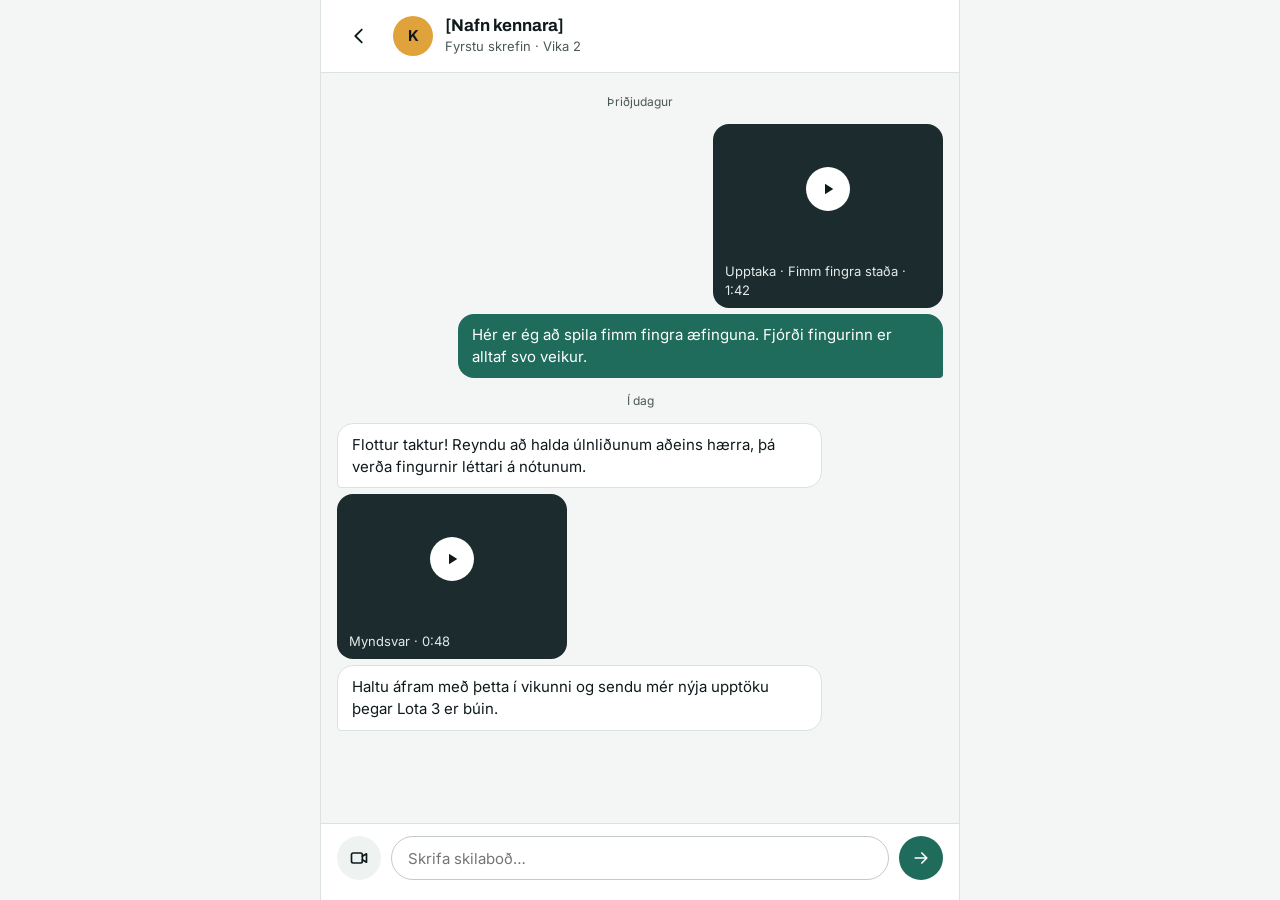
<file: skilabod.html>
<!doctype html>
<html lang="is">
<head>
  <meta charset="utf-8">
  <meta name="viewport" content="width=device-width, initial-scale=1">
  <title>Skilaboð | Netnám Tónsmiðju Suðurlands</title>
  <link rel="preconnect" href="https://fonts.googleapis.com">
  <link rel="preconnect" href="https://fonts.gstatic.com" crossorigin>
  <link rel="stylesheet" href="https://fonts.googleapis.com/css2?family=Archivo:wght@500;700;800&family=Inter:wght@400;500;600&display=swap">
  <link rel="stylesheet" href="style.css">
</head>
<body>
<div class="chat-page">
  <div class="chat">
    <header class="chat-head">
      <a class="back" href="nemandi.html" aria-label="Til baka">
        <svg width="22" height="22" viewBox="0 0 24 24" fill="none" stroke="currentColor" stroke-width="2" stroke-linecap="round" stroke-linejoin="round" aria-hidden="true"><path d="M15 5l-7 7 7 7"/></svg>
      </a>
      <span class="avatar">K</span>
      <div><strong>[Nafn kennara]</strong><small>Fyrstu skrefin · Vika 2</small></div>
    </header>

    <div class="thread" id="thread">
      <div class="date">Þriðjudagur</div>
      <div class="msg me">
        <div class="clip"><div class="frame"><span><svg width="18" height="18" viewBox="0 0 24 24" fill="#0F1A1C" aria-hidden="true"><path d="M8 5v14l11-7z"/></svg></span></div><div class="cap">Upptaka · Fimm fingra staða · 1:42</div></div>
        <div class="bubble">Hér er ég að spila fimm fingra æfinguna. Fjórði fingurinn er alltaf svo veikur.</div>
      </div>
      <div class="date">Í dag</div>
      <div class="msg them">
        <div class="bubble">Flottur taktur! Reyndu að halda úlnliðunum aðeins hærra, þá verða fingurnir léttari á nótunum.</div>
        <div class="clip"><div class="frame"><span><svg width="18" height="18" viewBox="0 0 24 24" fill="#0F1A1C" aria-hidden="true"><path d="M8 5v14l11-7z"/></svg></span></div><div class="cap">Myndsvar · 0:48</div></div>
        <div class="bubble">Haltu áfram með þetta í vikunni og sendu mér nýja upptöku þegar Lota 3 er búin.</div>
      </div>
    </div>

    <form class="composer" id="composer">
      <button type="button" class="round" aria-label="Taka upp myndband" id="rec">
        <svg width="20" height="20" viewBox="0 0 24 24" fill="none" stroke="#0F1A1C" stroke-width="2" stroke-linecap="round" stroke-linejoin="round" aria-hidden="true"><rect x="3" y="6" width="13" height="12" rx="2"/><path d="M16 10l5-3v10l-5-3"/></svg>
      </button>
      <label class="sr-only" for="msg">Skilaboð</label>
      <input type="text" id="msg" placeholder="Skrifa skilaboð…" autocomplete="off">
      <button type="submit" class="round primary" aria-label="Senda">
        <svg width="20" height="20" viewBox="0 0 24 24" fill="none" stroke="#fff" stroke-width="2" stroke-linecap="round" stroke-linejoin="round" aria-hidden="true"><path d="M5 12h14M13 6l6 6-6 6"/></svg>
      </button>
    </form>
  </div>
</div>

<script>
  // ATH: Sýnishorn. Skilaboð birtast bara hér í vafranum, ekkert er sent.
  const thread = document.getElementById('thread');
  const input = document.getElementById('msg');

  function addMsg(html, who) {
    const m = document.createElement('div');
    m.className = 'msg ' + who;
    m.innerHTML = html;
    thread.appendChild(m);
    thread.scrollTop = thread.scrollHeight;
  }
  function esc(s) { const d = document.createElement('div'); d.textContent = s; return d.innerHTML; }

  document.getElementById('composer').addEventListener('submit', e => {
    e.preventDefault();
    const text = input.value.trim();
    if (!text) return;
    addMsg(`<div class="bubble">${esc(text)}</div>`, 'me');
    input.value = '';
    setTimeout(() => addMsg('<div class="bubble">Takk! Ég kíki á þetta og svara þér fljótlega.</div>', 'them'), 1200);
  });

  document.getElementById('rec').addEventListener('click', () => {
    addMsg('<div class="clip"><div class="frame"><span><svg width="18" height="18" viewBox="0 0 24 24" fill="#0F1A1C" aria-hidden="true"><path d="M8 5v14l11-7z"/></svg></span></div><div class="cap">Ný upptaka · 0:00</div></div>', 'me');
  });

  thread.scrollTop = thread.scrollHeight;
</script>
</body>
</html>
</file>
<file: style.css>
/* Netnám Tónsmiðju Suðurlands — sameiginlegt útlit */
:root {
  --ink: #0F1A1C;
  --ink-2: #3A4745;
  --muted: #4A5856;
  --ground: #F4F6F5;
  --card: #FFFFFF;
  --line: #DCE2E0;
  --soft: #EEF2F1;
  --dark-2: #1C2B2E;
  --on-dark: #C9D4D2;
  --accent: #1F6B5C;
  --accent-hover: #134A3F;
  --accent-soft: #DDEDE8;
  --mint: #9FD3C4;
  --amber: #E0A23B;
  --radius: 16px;
  --display: "Archivo", system-ui, sans-serif;
  --body: "Inter", system-ui, sans-serif;
}

* { box-sizing: border-box; }
html { scroll-behavior: smooth; }
body {
  margin: 0;
  background: var(--ground);
  color: var(--ink);
  font-family: var(--body);
  font-size: 17px;
  line-height: 1.6;
}
img, svg { display: block; }
a { color: var(--accent); }
a:hover { color: var(--accent-hover); }
h1, h2, h3 { font-family: var(--display); line-height: 1.1; margin: 0; }
p { margin: 0; }
.container { max-width: 1200px; margin: 0 auto; padding: 0 24px; }
.muted { color: var(--ink-2); }

/* Hnappar */
.btn {
  display: inline-flex; align-items: center; justify-content: center; gap: 8px;
  font: 600 16px/1 var(--body);
  padding: 16px 26px; border-radius: 999px;
  text-decoration: none; cursor: pointer; border: 1.5px solid transparent;
  transition: background .15s, color .15s, transform .15s;
}
.btn:active { transform: translateY(1px); }
.btn-primary { background: var(--accent); color: #fff; }
.btn-primary:hover { background: var(--accent-hover); color: #fff; }
.btn-outline { background: #fff; color: var(--ink); border-color: var(--ink); }
.btn-outline:hover { background: var(--ink); color: #fff; }
.btn-sm { padding: 12px 20px; font-size: 15px; }

/* Haus */
.site-header { background: #fff; border-bottom: 1px solid var(--line); position: sticky; top: 0; z-index: 10; }
.site-header .container { display: flex; align-items: center; justify-content: space-between; gap: 16px; padding-top: 14px; padding-bottom: 14px; flex-wrap: wrap; }
.brand { display: flex; align-items: center; gap: 10px; text-decoration: none; color: var(--ink); }
.brand:hover { color: var(--ink); }
.brand-logo { height: 48px; width: auto; }
.brand-tag { font: 600 12px/1 var(--body); letter-spacing: .08em; color: var(--accent-hover); background: var(--accent-soft); padding: 6px 10px; border-radius: 999px; }
.brand-boxed { background: #fff; border-radius: 12px; padding: 12px 14px; flex-wrap: wrap; }
.brand-boxed .brand-logo { height: 40px; max-width: 100%; }
.brand-name { font: 800 19px/1.1 var(--display); }
.brand-name small { display: block; font-weight: 500; font-size: 12px; color: var(--muted); letter-spacing: .06em; }
.main-nav { display: flex; gap: 24px; font-size: 15px; font-weight: 500; }
.main-nav a { color: var(--ink); text-decoration: none; }
.main-nav a:hover { color: var(--accent); }
.header-actions { display: flex; gap: 8px; align-items: center; }
.link-plain { color: var(--ink); font-weight: 600; font-size: 15px; text-decoration: none; padding: 12px 8px; }
.menu-toggle { display: none; background: none; border: 0; width: 44px; height: 44px; cursor: pointer; color: var(--ink); }

@media (max-width: 860px) {
  .menu-toggle { display: inline-flex; align-items: center; justify-content: center; }
  .main-nav { display: none; order: 3; width: 100%; flex-direction: column; gap: 0; }
  .main-nav.open { display: flex; }
  .main-nav a { padding: 12px 0; border-top: 1px solid var(--line); }
  .header-actions .link-plain { display: none; }
}

/* Hetja */
.hero { display: grid; grid-template-columns: repeat(auto-fit, minmax(320px, 1fr)); gap: 64px; align-items: center; padding-top: 88px; padding-bottom: 96px; }
.hero-text { display: flex; flex-direction: column; gap: 24px; }
.pill { align-self: flex-start; font-size: 14px; font-weight: 600; color: var(--accent-hover); background: var(--accent-soft); padding: 6px 14px; border-radius: 999px; }
.hero h1 { font-size: clamp(40px, 6vw, 62px); font-weight: 800; letter-spacing: -0.02em; }
.hero-lead { font-size: 20px; color: var(--ink-2); max-width: 520px; }
.actions { display: flex; flex-wrap: wrap; gap: 12px; margin-top: 8px; }

.hero-visual { display: flex; flex-direction: column; gap: 16px; }
.video-card { background: var(--ink); border-radius: 20px; overflow: hidden; box-shadow: 0 24px 48px rgba(15,26,28,.18); color: #fff; }
.video-frame { aspect-ratio: 16 / 10; background: var(--dark-2); display: flex; align-items: center; justify-content: center; position: relative; }
.video-frame .label { position: absolute; top: 14px; left: 16px; font-size: 13px; color: var(--on-dark); }
.play { width: 72px; height: 72px; border-radius: 50%; background: #fff; border: 0; display: flex; align-items: center; justify-content: center; cursor: pointer; }
.video-meta { padding: 18px 20px; display: flex; justify-content: space-between; align-items: center; gap: 12px; }
.video-meta small { display: block; font-size: 13px; color: #B7C4C1; }
.video-meta strong { font: 700 18px/1.3 var(--display); }

.feedback-bubble { align-self: flex-end; max-width: 380px; background: #fff; border: 1px solid var(--line); border-radius: var(--radius); padding: 16px 18px; display: flex; gap: 12px; box-shadow: 0 12px 24px rgba(15,26,28,.08); font-size: 15px; }
.avatar { flex: none; width: 40px; height: 40px; border-radius: 50%; background: var(--amber); color: var(--ink); display: flex; align-items: center; justify-content: center; font-weight: 700; }
.feedback-bubble .who { font-size: 13px; font-weight: 600; color: var(--muted); }

/* Hlutar */
.section { padding: 96px 0; }
.section-white { background: #fff; border-top: 1px solid var(--line); border-bottom: 1px solid var(--line); }
.section-dark { background: var(--ink); color: #fff; }
.section-dark .muted { color: var(--on-dark); }
.section-head { max-width: 640px; margin-bottom: 48px; }
.section-head h2 { font-size: clamp(32px, 4vw, 42px); font-weight: 800; margin-bottom: 12px; }

.steps { display: grid; grid-template-columns: repeat(auto-fit, minmax(230px, 1fr)); gap: 32px; }
.step { display: flex; flex-direction: column; gap: 12px; }
.step-num { font: 800 46px/1 var(--display); color: var(--accent); }
.step h3 { font-size: 20px; }
.step p { color: var(--ink-2); font-size: 16px; }

.features { display: grid; grid-template-columns: repeat(auto-fit, minmax(300px, 1fr)); gap: 20px; }
.feature { background: #fff; border: 1px solid var(--line); border-radius: var(--radius); padding: 28px; display: flex; flex-direction: column; gap: 10px; }
.feature h3 { font-size: 20px; }
.feature p { color: var(--ink-2); font-size: 16px; }
.icon { width: 28px; height: 28px; stroke: var(--accent); }

.courses { display: grid; grid-template-columns: repeat(auto-fit, minmax(250px, 1fr)); gap: 20px; }
.course { text-decoration: none; color: #fff; background: var(--dark-2); border-radius: var(--radius); padding: 28px; display: flex; flex-direction: column; gap: 12px; min-height: 230px; border: 1.5px solid transparent; transition: border-color .15s; }
.course:hover { color: #fff; border-color: var(--mint); }
.course h3 { font-size: 26px; }
.course p { color: var(--on-dark); font-size: 16px; flex-grow: 1; }
.tag { align-self: flex-start; font-size: 13px; font-weight: 600; color: var(--ink); background: var(--amber); padding: 4px 10px; border-radius: 999px; }
.tag.alt { background: var(--mint); }

.plans { display: grid; grid-template-columns: repeat(auto-fit, minmax(320px, 1fr)); gap: 20px; }
.plan { background: #fff; border: 1px solid var(--line); border-radius: 20px; padding: 36px; display: flex; flex-direction: column; gap: 20px; }
.plan.soft { background: var(--accent-soft); border-color: transparent; }
.plan h3 { font-size: 22px; }
.price { font: 800 44px/1.1 var(--display); }
.price span { font: 400 17px var(--body); color: var(--muted); }
.plan ul { margin: 0; padding-left: 20px; display: flex; flex-direction: column; gap: 8px; color: var(--ink-2); font-size: 16px; }
.plan .btn { margin-top: auto; }

.faq { max-width: 820px; margin: 0 auto; }
.faq details { border-bottom: 1px solid var(--line); padding: 8px 0 16px; }
.faq summary { font-weight: 600; font-size: 18px; cursor: pointer; padding: 10px 0; list-style: none; display: flex; justify-content: space-between; gap: 16px; }
.faq summary::-webkit-details-marker { display: none; }
.faq summary::after { content: "+"; font-size: 24px; line-height: 1; color: var(--accent); }
.faq details[open] summary::after { content: "–"; }
.faq p { color: var(--ink-2); }

.cta { text-align: center; display: flex; flex-direction: column; align-items: center; gap: 20px; }
.cta h2 { font-size: clamp(30px, 4vw, 40px); }

.site-footer { background: var(--ink); color: var(--on-dark); font-size: 15px; }
.site-footer .container { display: flex; flex-wrap: wrap; justify-content: space-between; gap: 24px; padding-top: 48px; padding-bottom: 48px; }
.site-footer a { color: var(--on-dark); }
.site-footer strong { font: 800 18px var(--display); color: #fff; display: block; }

/* ---------- Svæði nemanda ---------- */
.app { display: flex; flex-wrap: wrap; min-height: 100vh; font-size: 16px; line-height: 1.5; }
.sidebar { flex: 1 1 240px; background: var(--ink); color: #fff; padding: 28px 20px; display: flex; flex-direction: column; gap: 32px; }
.sidebar .brand, .sidebar .brand:hover { color: #fff; }
.sidebar .brand-name small { color: #B7C4C1; }
.side-nav { display: flex; flex-direction: column; gap: 4px; font-size: 15px; font-weight: 500; }
.side-nav a { color: #E3EAE8; text-decoration: none; padding: 12px 14px; border-radius: 10px; display: flex; justify-content: space-between; align-items: center; }
.side-nav a:hover { background: var(--dark-2); color: #fff; }
.side-nav a.active { background: var(--mint); color: var(--ink); }
.badge { background: var(--amber); color: var(--ink); font-size: 12px; font-weight: 700; padding: 1px 8px; border-radius: 999px; }
.sidebar-foot { margin-top: auto; font-size: 14px; color: #B7C4C1; }

.app-main { flex: 999 1 560px; min-width: 0; padding: 40px; display: flex; flex-direction: column; gap: 28px; }
@media (max-width: 600px) { .app-main { padding: 24px 16px; } }
.app-top { display: flex; flex-wrap: wrap; justify-content: space-between; align-items: flex-end; gap: 16px; }
.app-top h1 { font-size: 34px; font-weight: 800; }
.grid-2 { display: grid; grid-template-columns: repeat(auto-fit, minmax(320px, 1fr)); gap: 24px; align-items: start; }
.stack { display: flex; flex-direction: column; gap: 24px; }
.panel { background: #fff; border: 1px solid var(--line); border-radius: 18px; padding: 24px; display: flex; flex-direction: column; gap: 14px; }
.panel.flush { padding: 0; overflow: hidden; gap: 0; }
.panel-body { padding: 24px; display: flex; flex-direction: column; gap: 14px; }
.panel-head { display: flex; justify-content: space-between; align-items: baseline; gap: 12px; }
.panel h2 { font-size: 20px; }
.eyebrow { font-size: 13px; font-weight: 700; letter-spacing: .06em; color: var(--accent); }
.chips { display: flex; flex-wrap: wrap; gap: 10px; }
.chip { font-size: 14px; font-weight: 600; color: var(--ink); background: var(--soft); text-decoration: none; padding: 10px 14px; border-radius: 10px; border: 0; cursor: pointer; font-family: inherit; }
.chip:hover { background: var(--line); color: var(--ink); }

.check { display: flex; gap: 12px; align-items: flex-start; font-size: 15px; cursor: pointer; }
.check input { width: 20px; height: 20px; margin: 2px 0 0; accent-color: var(--accent); flex: none; }
.check input:checked + span { color: var(--muted); text-decoration: line-through; }
.progress { height: 8px; background: var(--soft); border-radius: 999px; overflow: hidden; }
.progress span { display: block; height: 100%; background: var(--accent); width: 0; transition: width .25s; }

.week { display: grid; grid-template-columns: repeat(7, minmax(0, 1fr)); gap: 8px; text-align: center; font-size: 13px; color: var(--muted); }
.day { display: flex; flex-direction: column; gap: 6px; }
.day span { height: 40px; border-radius: 8px; background: var(--line); }
.day.done span { background: var(--accent); }
.day.today { font-weight: 700; color: var(--ink); }
.link-btn { background: none; border: 0; padding: 0; font: 600 15px var(--body); color: var(--accent); cursor: pointer; text-align: left; }
.link-btn:hover { color: var(--accent-hover); }

.feedback { display: flex; gap: 14px; align-items: flex-start; }
.feedback .meta { font-size: 14px; color: var(--muted); }
.feedback .meta strong { color: var(--ink); }

/* Gluggi fyrir upptöku */
dialog { border: 0; border-radius: 20px; padding: 0; width: min(480px, calc(100% - 32px)); box-shadow: 0 24px 64px rgba(15,26,28,.3); color: var(--ink); }
dialog::backdrop { background: rgba(15,26,28,.5); }
.dialog-inner { padding: 28px; display: flex; flex-direction: column; gap: 16px; }
.dialog-inner label { font-weight: 600; font-size: 15px; display: flex; flex-direction: column; gap: 6px; }
.dialog-inner select, .dialog-inner textarea, .dialog-inner input[type=file] { font: inherit; font-weight: 400; padding: 10px 12px; border: 1px solid #C3CCCA; border-radius: 10px; }
.dialog-actions { display: flex; justify-content: flex-end; gap: 10px; }

.toast { position: fixed; left: 50%; bottom: 24px; transform: translateX(-50%) translateY(120px); background: var(--ink); color: #fff; padding: 14px 20px; border-radius: 12px; font-size: 15px; transition: transform .3s; z-index: 50; }
.toast.show { transform: translateX(-50%) translateY(0); }

/* ---------- Skilaboð ---------- */
.chat-page { display: flex; justify-content: center; min-height: 100vh; background: var(--ground); }
.chat { width: 100%; max-width: 640px; display: flex; flex-direction: column; height: 100vh; background: var(--ground); font-size: 15px; line-height: 1.45; }
@media (min-width: 700px) { .chat { border-left: 1px solid var(--line); border-right: 1px solid var(--line); } }
.chat-head { background: #fff; border-bottom: 1px solid var(--line); padding: 14px 16px; display: flex; align-items: center; gap: 12px; }
.chat-head .back { width: 44px; height: 44px; display: flex; align-items: center; justify-content: center; color: var(--ink); }
.chat-head strong { font: 700 17px var(--display); display: block; }
.chat-head small { font-size: 13px; color: var(--muted); }
.thread { flex: 1; overflow-y: auto; padding: 20px 16px; display: flex; flex-direction: column; gap: 14px; }
.date { align-self: center; font-size: 12px; color: var(--muted); }
.msg { max-width: 80%; display: flex; flex-direction: column; gap: 6px; }
.msg.me { align-self: flex-end; align-items: flex-end; }
.msg.them { align-self: flex-start; }
.bubble { padding: 10px 14px; border-radius: 16px; }
.me .bubble { background: var(--accent); color: #fff; border-bottom-right-radius: 4px; }
.them .bubble { background: #fff; border: 1px solid var(--line); border-bottom-left-radius: 4px; }
.clip { width: 230px; background: var(--dark-2); border-radius: 16px; overflow: hidden; color: #E3EAE8; }
.clip .frame { height: 130px; display: flex; align-items: center; justify-content: center; }
.clip .frame span { width: 44px; height: 44px; border-radius: 50%; background: #fff; display: flex; align-items: center; justify-content: center; }
.clip .cap { padding: 8px 12px; font-size: 13px; }
.composer { background: #fff; border-top: 1px solid var(--line); padding: 12px 16px 20px; display: flex; gap: 10px; align-items: center; }
.composer input[type=text] { flex: 1; min-width: 0; height: 44px; border: 1px solid #C3CCCA; border-radius: 999px; padding: 0 16px; font: inherit; color: var(--ink); }
.round { flex: none; width: 44px; height: 44px; border-radius: 50%; border: 0; display: flex; align-items: center; justify-content: center; cursor: pointer; background: var(--soft); }
.round.primary { background: var(--accent); }
.round.primary:hover { background: var(--accent-hover); }

.sr-only { position: absolute; width: 1px; height: 1px; overflow: hidden; clip: rect(0 0 0 0); white-space: nowrap; }
:focus-visible { outline: 3px solid var(--amber); outline-offset: 2px; }

/* Námskeið: væntanlegt og valið */
.course.soon { opacity: .75; }
.course.soon .tag { background: #3A4A4D; color: #E3EAE8; }
.course.featured { border-color: var(--mint); }

/* ---------- Námskeiðssíða ---------- */
.course-hero { padding-top: 72px; padding-bottom: 72px; display: grid; grid-template-columns: repeat(auto-fit, minmax(320px, 1fr)); gap: 48px; align-items: center; }
.course-hero h1 { font-size: clamp(38px, 5vw, 56px); font-weight: 800; letter-spacing: -0.02em; }
.crumbs { font-size: 14px; color: var(--muted); }
.crumbs a { color: var(--muted); }
.facts { display: grid; grid-template-columns: repeat(2, minmax(0, 1fr)); gap: 12px; }
.fact { background: #fff; border: 1px solid var(--line); border-radius: 14px; padding: 16px; }
.fact small { display: block; font-size: 13px; color: var(--muted); }
.fact strong { font: 700 18px var(--display); }
.learn { display: grid; grid-template-columns: repeat(auto-fit, minmax(260px, 1fr)); gap: 16px; padding: 0; margin: 0; list-style: none; }
.learn li { display: flex; gap: 12px; align-items: flex-start; }
.learn svg { flex: none; margin-top: 3px; }
.lessons { display: flex; flex-direction: column; gap: 12px; counter-reset: lota; }
.lesson { background: #fff; border: 1px solid var(--line); border-radius: var(--radius); padding: 20px 24px; display: grid; grid-template-columns: 56px 1fr auto; gap: 16px; align-items: center; }
.lesson .n { font: 800 32px/1 var(--display); color: var(--accent); }
.lesson h3 { font-size: 19px; margin-bottom: 4px; }
.lesson p { color: var(--ink-2); font-size: 15px; }
.lesson .len { font-size: 14px; color: var(--muted); white-space: nowrap; }
.lesson.free { border-color: var(--accent); }
.free-tag { display: inline-block; font-size: 12px; font-weight: 700; color: var(--accent-hover); background: var(--accent-soft); padding: 2px 8px; border-radius: 999px; margin-left: 8px; vertical-align: middle; }
@media (max-width: 560px) { .lesson { grid-template-columns: 40px 1fr; } .lesson .len { grid-column: 2; } }

/* Styttri forsíða og undirsíður */
.section.compact { padding: 56px 0; }
.row-head { display: flex; flex-wrap: wrap; justify-content: space-between; align-items: baseline; gap: 12px; margin-bottom: 28px; }
.row-head h2 { font-size: clamp(26px, 3vw, 32px); font-weight: 800; }
.more { font-weight: 600; font-size: 16px; }
.steps-compact { list-style: none; margin: 0; padding: 0; display: grid; grid-template-columns: repeat(auto-fit, minmax(220px, 1fr)); gap: 20px; }
.steps-compact li { display: flex; gap: 14px; align-items: flex-start; }
.steps-compact span { flex: none; width: 40px; height: 40px; border-radius: 50%; background: var(--accent); color: #fff; font: 800 18px/40px var(--display); text-align: center; }
.steps-compact strong { font-family: var(--display); font-size: 17px; }
.steps-compact p { color: var(--ink-2); font-size: 15px; }
.section-dark.compact .section-head { margin-bottom: 28px; }
.section-dark.compact .section-head h2 { font-size: clamp(26px, 3vw, 32px); }
.section-dark.compact .course { min-height: 0; }
.hero { padding-top: 64px; padding-bottom: 64px; }
.page-intro { padding-top: 64px; padding-bottom: 48px; display: flex; flex-direction: column; gap: 16px; }
.page-intro h1 { font-size: clamp(36px, 5vw, 52px); font-weight: 800; letter-spacing: -0.02em; }
.main-nav a[aria-current="page"] { color: var(--accent); }
.site-footer { border-top: 1px solid #22353A; }

/* ---------- Innskráning ---------- */
.login-page { min-height: 100vh; display: flex; align-items: center; justify-content: center; padding: 32px 16px; }
.login-wrap { width: 100%; max-width: 420px; display: flex; flex-direction: column; gap: 24px; }
.login-card { background: #fff; border: 1px solid var(--line); border-radius: 20px; padding: 32px; display: flex; flex-direction: column; gap: 16px; box-shadow: 0 12px 32px rgba(15,26,28,.06); }
.login-card h1 { font-size: 30px; font-weight: 800; }
.login-card label { display: flex; flex-direction: column; gap: 6px; font-weight: 600; font-size: 15px; }
.login-card input { font: inherit; font-weight: 400; height: 48px; padding: 0 14px; border: 1px solid #C3CCCA; border-radius: 10px; color: var(--ink); }
.login-card input:focus { border-color: var(--accent); }
.login-error { margin: 0; color: #9B2C1F; background: #FBEAE7; padding: 10px 14px; border-radius: 10px; font-size: 15px; }
.login-small { font-size: 14px; color: var(--muted); text-align: center; }

/* ---------- Kennarasvæði ---------- */
.demo-note { font-size: 13px; font-weight: 600; color: var(--muted); background: var(--soft); padding: 6px 12px; border-radius: 999px; }
.stats { display: grid; grid-template-columns: repeat(auto-fit, minmax(170px, 1fr)); gap: 16px; }
.stat { background: #fff; border: 1px solid var(--line); border-radius: 16px; padding: 18px 20px; }
.stat small { display: block; font-size: 14px; color: var(--muted); }
.stat strong { font: 800 34px/1.2 var(--display); }
.queue { display: flex; flex-direction: column; }
.queue-row { display: flex; align-items: center; gap: 14px; padding: 16px 0; border-top: 1px solid var(--line); flex-wrap: wrap; }
.queue-row:first-child { border-top: 0; padding-top: 4px; }
.queue-main { flex: 1 1 260px; min-width: 0; display: flex; flex-direction: column; gap: 2px; }
.queue-main .muted { font-size: 14px; }
.queue-note { font-size: 15px; color: var(--ink-2); font-style: italic; }
.avatar.initials { background: var(--accent-soft); color: var(--accent-hover); font-size: 14px; width: 44px; height: 44px; }
.avatar.initials.sm { width: 32px; height: 32px; font-size: 12px; }
.empty { text-align: center; padding: 24px 0; }
.table-wrap { overflow-x: auto; margin: 0 -24px; padding: 0 24px; }
.table { width: 100%; border-collapse: collapse; font-size: 15px; min-width: 640px; }
.table th, .table td { text-align: left; padding: 12px 12px 12px 0; border-top: 1px solid var(--line); vertical-align: middle; font-weight: 400; }
.table thead th { font-size: 13px; font-weight: 600; color: var(--muted); border-top: 0; }
.table tbody th { font-weight: 600; }
.cell-name { display: flex; align-items: center; gap: 10px; }
.cell-prog { display: flex; flex-direction: column; gap: 4px; min-width: 140px; font-size: 13px; }
.status { display: inline-block; font-size: 13px; font-weight: 600; padding: 3px 10px; border-radius: 999px; white-space: nowrap; }
.status.ok { background: var(--accent-soft); color: var(--accent-hover); }
.status.warn { background: #FCEBD0; color: #7A4A06; }
.status.draft { background: var(--soft); color: var(--muted); }
.lesson-admin { display: flex; flex-direction: column; }
.lesson-row { display: grid; grid-template-columns: 36px 1fr auto auto; gap: 14px; align-items: center; padding: 12px 0; border-top: 1px solid var(--line); }
.lesson-row:first-child { border-top: 0; }
.lesson-row .n { font: 800 22px/1 var(--display); color: var(--accent); }
.r-note { background: var(--soft); padding: 12px 14px; border-radius: 10px; font-size: 15px; }

/* Námskeið með lotum */
.course-blocks { display: flex; flex-direction: column; gap: 48px; }
.course-block-head { margin-bottom: 16px; display: flex; flex-direction: column; gap: 4px; }
.course-num { font-size: 13px; font-weight: 700; letter-spacing: .06em; color: var(--accent); text-transform: uppercase; }
.course-block-head h3 { font-size: 26px; }
.lesson-group { padding: 8px 0 16px; }
.lesson-group + .lesson-group { border-top: 2px solid var(--line); padding-top: 20px; }
.lesson-group-head { display: flex; justify-content: space-between; align-items: baseline; gap: 12px; margin-bottom: 4px; font-family: var(--display); font-size: 18px; }
.lesson-group-head .muted { font-family: var(--body); font-size: 14px; }

/* Vikur sem opnast ein í einu */
.weeks { display: grid; grid-template-columns: repeat(auto-fit, minmax(170px, 1fr)); gap: 12px; }
.week-tile { width: 100%; height: 100%; text-align: left; font: inherit; color: var(--ink); background: #fff; border: 1.5px solid var(--line); border-radius: 14px; padding: 14px 16px; display: flex; flex-direction: column; gap: 4px; cursor: pointer; transition: border-color .15s, background .15s; }
.week-tile:hover:not(:disabled) { border-color: var(--accent); }
.week-tile.selected { border-color: var(--accent); background: var(--accent-soft); }
.week-tile.locked { background: var(--soft); color: var(--muted); cursor: not-allowed; border-style: dashed; }
.week-num { font-size: 13px; font-weight: 700; letter-spacing: .04em; color: var(--accent); text-transform: uppercase; }
.week-tile.locked .week-num { color: var(--muted); }
.week-title { font: 700 16px/1.3 var(--display); }
.week-state { margin-top: auto; padding-top: 6px; font-size: 13px; display: flex; align-items: center; gap: 6px; }
.week-tile.current .week-state { color: var(--accent-hover); font-weight: 600; }
.week-tile.done .week-state { color: var(--accent); }
.unlock-note { font-size: 15px; color: var(--ink-2); background: var(--soft); padding: 12px 14px; border-radius: 10px; }

/* Lagaval í viku 4 */
.video-frame { position: relative; }
.video-lock { position: absolute; inset: auto 0 0 0; padding: 10px 14px; background: rgba(15,26,28,.85); color: #fff; font-size: 14px; font-weight: 600; text-align: center; }
.week-tile.song.locked { cursor: pointer; border-style: dashed; }
.week-tile.song .week-state { color: var(--accent-hover); font-weight: 600; }
.song-area { display: flex; flex-direction: column; gap: 12px; border-top: 1px solid var(--line); padding-top: 16px; margin-top: 4px; }
.song-head { display: flex; justify-content: space-between; align-items: baseline; gap: 12px; }
.song-head h3 { font-size: 18px; }
.song-head .muted { font-size: 14px; }
.tabs { display: flex; flex-wrap: wrap; gap: 6px; }
.tab { font: 600 14px var(--body); padding: 8px 14px; border-radius: 999px; border: 1px solid var(--line); background: #fff; color: var(--ink); cursor: pointer; }
.tab[aria-selected="true"] { background: var(--ink); color: #fff; border-color: var(--ink); }
.song-list { list-style: none; margin: 0; padding: 0; display: flex; flex-direction: column; }
.song-row { display: flex; align-items: center; gap: 14px; padding: 12px 0; border-top: 1px solid var(--line); }
.song-row:first-child { border-top: 0; }
.song-row.picked .song-main strong { color: var(--accent); }
.song-main { flex: 1; min-width: 0; display: flex; flex-direction: column; }
.song-main .muted { font-size: 13px; }
.level { display: inline-flex; gap: 3px; flex: none; }
.level i { width: 8px; height: 8px; border-radius: 50%; background: var(--line); }
.level i.on { background: var(--amber); }
.song-row .btn { flex: none; min-width: 84px; }
.song-chosen { display: flex; align-items: center; justify-content: space-between; gap: 12px; background: var(--accent-soft); padding: 14px 16px; border-radius: 12px; flex-wrap: wrap; }
.song-chosen strong { display: block; font: 700 18px var(--display); }
.lesson.song { border-color: var(--amber); background: #FFF8EC; }
.lesson.song .free-tag { background: #FCEBD0; color: #7A4A06; }
[hidden] { display: none !important; }

/* Notendaval á innskráningu */
.user-list { list-style: none; margin: 0; padding: 0; display: flex; flex-direction: column; gap: 10px; }
.user-pick { width: 100%; display: flex; align-items: center; gap: 14px; padding: 14px 16px; background: #fff; border: 1.5px solid var(--line); border-radius: 14px; font: inherit; color: var(--ink); text-align: left; text-decoration: none; cursor: pointer; transition: border-color .15s, background .15s; }
.user-pick:hover { border-color: var(--accent); background: var(--accent-soft); color: var(--ink); }
.user-pick .avatar { width: 44px; height: 44px; font-size: 17px; }
.user-text { flex: 1; display: flex; flex-direction: column; }
.user-text strong { font: 700 17px var(--display); }
.user-text small { font-size: 14px; color: var(--muted); }
.user-pick svg { color: var(--muted); flex: none; }
.user-divider { display: flex; align-items: center; gap: 12px; color: var(--muted); font-size: 13px; }
.user-divider::before, .user-divider::after { content: ""; flex: 1; height: 1px; background: var(--line); }

/* Verð: besti kosturinn */
.plan.best { border: 2px solid var(--accent); position: relative; }
.best-tag { position: absolute; top: -14px; left: 32px; background: var(--accent); color: #fff; font-size: 13px; font-weight: 700; padding: 4px 12px; border-radius: 999px; }

/* Námskeiðaskrá eftir getustigum */
.fit-grid { display: grid; grid-template-columns: repeat(auto-fit, minmax(230px, 1fr)); gap: 16px; }
.fit-card { text-align: left; font: inherit; color: var(--ink); background: var(--ground); border: 1.5px solid var(--line); border-radius: 16px; padding: 22px; display: flex; flex-direction: column; gap: 8px; cursor: pointer; transition: border-color .15s, background .15s; }
.fit-card:hover { border-color: var(--accent); background: var(--accent-soft); }
.fit-card strong { font: 700 18px/1.3 var(--display); }
.fit-level { font-size: 13px; font-weight: 700; letter-spacing: .05em; text-transform: uppercase; color: var(--accent); }
.fit-go { margin-top: auto; padding-top: 8px; font-size: 14px; font-weight: 600; color: var(--accent); }
.level-tabs { margin-bottom: 8px; }
.level-tabs .tab { font-size: 15px; padding: 10px 16px; }
.tab-count { display: inline-block; min-width: 20px; margin-left: 4px; font-size: 12px; padding: 1px 6px; border-radius: 999px; background: var(--soft); color: var(--muted); }
.tab[aria-selected="true"] .tab-count { background: rgba(255,255,255,.2); color: #fff; }
.level-intro { color: var(--ink-2); margin: 8px 0 20px; }
.catalog { display: grid; grid-template-columns: repeat(auto-fill, minmax(280px, 1fr)); gap: 20px; }
.course-card { background: #fff; border: 1px solid var(--line); border-radius: 18px; padding: 24px; display: flex; flex-direction: column; gap: 10px; }
.course-card h3 { font-size: 22px; }
.course-card.soon { background: var(--ground); }
.course-card .btn { margin-top: auto; align-self: flex-start; }
.course-card .btn:disabled { opacity: .6; cursor: not-allowed; }
.course-card-top { display: flex; flex-wrap: wrap; gap: 6px; align-items: center; }
.level-badge { font-size: 12px; font-weight: 700; padding: 3px 10px; border-radius: 999px; }
.level-badge.l0 { background: var(--accent-soft); color: var(--accent-hover); }
.level-badge.l1 { background: #DCE9F7; color: #1D4E89; }
.level-badge.l2 { background: #FCEBD0; color: #7A4A06; }
.level-badge.l3 { background: #F1DDE6; color: #7A2650; }
.soon-tag { font-size: 12px; font-weight: 700; padding: 3px 10px; border-radius: 999px; background: var(--soft); color: var(--muted); }
.week-list { list-style: none; margin: 4px 0 8px; padding: 0; display: flex; flex-direction: column; gap: 6px; font-size: 15px; }
.week-list li { display: flex; gap: 10px; }
.week-list span { flex: none; width: 56px; font-size: 13px; font-weight: 600; color: var(--muted); padding-top: 1px; }
.week-list li.song-wk { color: #7A4A06; font-weight: 600; }

.next-grid { display: grid; grid-template-columns: repeat(auto-fit, minmax(220px, 1fr)); gap: 14px; }
.next-card { display: flex; flex-direction: column; gap: 6px; padding: 18px; border: 1.5px solid var(--line); border-radius: 14px; text-decoration: none; color: var(--ink); transition: border-color .15s; }
.next-card:hover { border-color: var(--accent); color: var(--ink); }
.next-card .level-badge { align-self: flex-start; }
.next-card strong { font: 700 17px var(--display); }
.next-card .muted { font-size: 14px; }

.cell-course { display: flex; align-items: center; gap: 6px; font-weight: 600; color: var(--ink); font-size: 14px; flex-wrap: wrap; }
.cell-prog { min-width: 200px; }
.course-admin-row { grid-template-columns: 1fr auto auto; }

/* YouTube-myndband á forsíðu */
.video-frame.yt { background-size: cover; background-position: center; }
.video-frame.yt::before { content: ""; position: absolute; inset: 0; background: rgba(15,26,28,.25); }
.video-frame.yt .play { position: relative; box-shadow: 0 8px 24px rgba(0,0,0,.3); }
.video-frame iframe { position: absolute; inset: 0; width: 100%; height: 100%; border: 0; }

/* ================= Æfing kvöldsins ================= */
.tonight { background: var(--ink); color: #fff; border-radius: 22px; padding: 32px; display: flex; flex-wrap: wrap; gap: 32px; align-items: center; justify-content: space-between; }
.tonight-main { flex: 1 1 420px; display: flex; flex-direction: column; gap: 12px; }
.tonight-eyebrow { font-size: 13px; font-weight: 700; letter-spacing: .08em; color: var(--mint); }
.tonight h2 { font-size: clamp(26px, 3vw, 34px); font-weight: 800; }
.tonight p { color: var(--on-dark); font-size: 16px; max-width: 560px; }
.time-picks { display: grid; grid-template-columns: repeat(3, minmax(0, 1fr)); gap: 12px; margin-top: 8px; max-width: 560px; }
.time-pick { font: inherit; color: var(--ink); background: #fff; border: 0; border-radius: 16px; padding: 16px 12px; cursor: pointer; display: flex; flex-direction: column; align-items: center; gap: 0; transition: transform .12s, background .12s; }
.time-pick:hover { background: var(--mint); transform: translateY(-2px); }
.time-pick strong { font: 800 36px/1 var(--display); }
.time-pick span { font-size: 14px; font-weight: 600; }
.time-pick small { margin-top: 6px; font-size: 13px; color: var(--muted); }
.tonight-goal { display: flex; align-items: center; gap: 16px; }
.ring { width: 120px; height: 120px; }
.ring-bg { fill: none; stroke: #2A3B3F; stroke-width: 9; }
.ring-fg { fill: none; stroke: var(--mint); stroke-width: 9; stroke-linecap: round; transform: rotate(-90deg); transform-origin: 50% 50%; transition: stroke-dashoffset .6s; }
.ring-num { font: 800 22px var(--display); fill: #fff; text-anchor: middle; }
.ring-lbl { font: 600 11px var(--body); fill: var(--on-dark); text-anchor: middle; }
.goal-text { font-size: 15px; color: var(--on-dark); line-height: 1.5; }
.goal-text strong { color: #fff; font: 700 20px var(--display); }
@media (max-width: 520px) { .tonight { padding: 24px 18px; } .time-pick strong { font-size: 28px; } }

/* ================= Taktmælir ================= */
.metro { display: flex; flex-direction: column; gap: 12px; }
.m-top { display: flex; align-items: center; justify-content: space-between; gap: 12px; }
.m-step { width: 44px; height: 44px; border-radius: 50%; border: 1.5px solid var(--line); background: #fff; font: 600 22px/1 var(--body); color: var(--ink); cursor: pointer; }
.m-read { text-align: center; }
.m-bpm { display: block; font: 800 40px/1 var(--display); }
.m-read small { font-size: 13px; color: var(--muted); }
.m-slider { width: 100%; accent-color: var(--accent); }
.m-dots { display: flex; gap: 10px; justify-content: center; }
.m-dot { width: 14px; height: 14px; border-radius: 50%; background: var(--line); transition: background .05s, transform .05s; }
.m-dot:first-child { width: 16px; height: 16px; }
.m-dot.lit { background: var(--amber); transform: scale(1.25); }
.metro .m-toggle { align-self: stretch; }
.metro.dark .m-step { background: transparent; color: #fff; border-color: #3A4A4D; }
.metro.dark .m-read small { color: var(--on-dark); }
.metro.dark .m-dot { background: #3A4A4D; }

/* ================= Vikan þín ================= */
.goal-select { font-size: 14px; color: var(--muted); display: flex; align-items: center; gap: 6px; }
.goal-select select { font: inherit; color: var(--ink); padding: 6px 8px; border: 1px solid var(--line); border-radius: 8px; background: #fff; }
.minute-bars { display: grid; grid-template-columns: repeat(7, minmax(0, 1fr)); gap: 8px; height: 140px; align-items: end; }
.mb { display: flex; flex-direction: column; align-items: center; gap: 4px; height: 100%; }
.mb-val { font-size: 12px; font-weight: 600; color: var(--accent); min-height: 16px; }
.mb-bar { flex: 1; width: 100%; max-width: 34px; background: var(--soft); border-radius: 8px; display: flex; align-items: flex-end; overflow: hidden; }
.mb-bar i { display: block; width: 100%; background: var(--accent); border-radius: 8px; min-height: 0; transition: height .4s; }
.mb-day { font-size: 13px; color: var(--muted); }
.mb.today .mb-day { color: var(--ink); font-weight: 700; }
.mb.today .mb-bar { outline: 2px solid var(--accent); outline-offset: 2px; }
.mb.future .mb-bar { background: transparent; border: 1.5px dashed var(--line); }
.week-sum { font-size: 15px; color: var(--ink-2); }

/* ================= Myndbandsverkfæri ================= */
.lesson-video video { position: absolute; inset: 0; width: 100%; height: 100%; object-fit: cover; background: #1C2B2E; cursor: pointer; }
.lesson-video .label { z-index: 2; background: rgba(15,26,28,.7); padding: 4px 10px; border-radius: 999px; color: #fff; }
.lesson-video .play { position: relative; z-index: 2; }
.lesson-video .play.gone { display: none; }
.lesson-video .video-lock { z-index: 3; }
.lesson-video.veil video { filter: blur(14px) brightness(.5); pointer-events: none; }
.lesson-video.veil .play { display: none; }
.video-tools { padding: 14px 24px 4px; display: flex; flex-direction: column; gap: 10px; border-bottom: 1px solid var(--line); }
.vt-row { display: flex; flex-wrap: wrap; gap: 8px; align-items: center; }
.vt-group { display: flex; gap: 4px; flex-wrap: wrap; }
.vt-btn { font: 600 13px var(--body); padding: 8px 11px; min-height: 36px; border-radius: 8px; border: 1px solid var(--line); background: #fff; color: var(--ink); cursor: pointer; }
.vt-btn.on { background: var(--ink); color: #fff; border-color: var(--ink); }
#vt-toggle { width: 40px; }
.vt-time { font-size: 13px; color: var(--muted); font-variant-numeric: tabular-nums; min-width: 84px; }
.vt-hint { font-size: 13px; color: var(--muted); }
.chapters { list-style: none; margin: 0 0 10px; padding: 0; display: grid; grid-template-columns: repeat(auto-fit, minmax(150px, 1fr)); gap: 6px; }
.chapters button { width: 100%; text-align: left; font: 500 14px var(--body); color: var(--ink); background: var(--soft); border: 0; border-radius: 8px; padding: 8px 10px; cursor: pointer; display: flex; gap: 8px; }
.chapters button span { color: var(--muted); font-variant-numeric: tabular-nums; }
.chapters li.cur button { background: var(--accent-soft); color: var(--accent-hover); font-weight: 600; }

/* ================= Upptaka ================= */
.recorder { display: flex; flex-direction: column; gap: 10px; }
.rec-screen { position: relative; aspect-ratio: 16 / 10; background: var(--ink); border-radius: 12px; overflow: hidden; display: flex; align-items: center; justify-content: center; }
.rec-screen video { position: absolute; inset: 0; width: 100%; height: 100%; object-fit: cover; }
#rec-live { transform: scaleX(-1); }
.rec-empty { color: var(--on-dark); font-size: 14px; padding: 20px; text-align: center; position: relative; }
.rec-dot { position: absolute; top: 10px; left: 10px; background: #B42318; color: #fff; font: 700 13px var(--body); padding: 4px 10px; border-radius: 999px; }
.rec-controls { display: flex; gap: 8px; align-items: center; flex-wrap: wrap; }
.rec-msg { font-size: 14px; color: #9B2C1F; background: #FBEAE7; padding: 10px 12px; border-radius: 10px; }

/* ================= Framfarir ================= */
.stats-row { display: grid; grid-template-columns: repeat(auto-fit, minmax(130px, 1fr)); gap: 12px; }
.stats-row .stat strong { font-size: 30px; display: block; }
.ba-title { font-size: 18px; margin-top: 8px; }
.before-after { display: grid; grid-template-columns: repeat(auto-fit, minmax(240px, 1fr)); gap: 14px; }
.ba-card { display: flex; flex-direction: column; gap: 8px; }
.ba-card video, .ba-card audio { width: 100%; border-radius: 12px; background: var(--ink); }
.ba-card video { aspect-ratio: 16 / 10; object-fit: cover; }
.ba-card small { font-size: 13px; color: var(--muted); }
.ba-tag { font-size: 13px; font-weight: 700; color: var(--accent); }
.ba-ph { aspect-ratio: 16 / 10; border: 1.5px dashed var(--line); border-radius: 12px; display: flex; flex-direction: column; align-items: center; justify-content: center; gap: 6px; text-align: center; padding: 16px; font-size: 14px; color: var(--muted); }

/* ================= Áminning ================= */
.remind-days { display: flex; flex-wrap: wrap; gap: 6px; }
.day-chip { font: 600 14px var(--body); min-width: 48px; height: 44px; padding: 0 12px; border-radius: 999px; border: 1.5px solid var(--line); background: #fff; color: var(--ink); cursor: pointer; }
.day-chip[aria-pressed="true"] { background: var(--accent); border-color: var(--accent); color: #fff; }
.remind-row { display: flex; flex-wrap: wrap; gap: 12px; align-items: center; }
.remind-time { font-size: 15px; font-weight: 600; display: flex; align-items: center; gap: 8px; }
.remind-time input { font: inherit; padding: 8px 10px; border: 1px solid #C3CCCA; border-radius: 10px; }

/* ================= Æfingahamur ================= */
dialog.practice { width: 100%; height: 100%; max-width: none; max-height: none; margin: 0; border-radius: 0; background: var(--ink); color: #fff; padding: 0; }
dialog.practice::backdrop { background: var(--ink); }
.pr-wrap { min-height: 100%; display: flex; flex-direction: column; max-width: 1100px; margin: 0 auto; padding: 20px 24px 32px; box-sizing: border-box; }
.pr-head { display: flex; justify-content: space-between; align-items: flex-start; gap: 16px; }
.pr-eyebrow { font-size: 14px; font-weight: 600; color: var(--mint); }
.pr-dots { display: flex; gap: 6px; margin-top: 10px; }
.pr-dots i { width: 28px; height: 6px; border-radius: 3px; background: #2A3B3F; }
.pr-dots i.done { background: var(--mint); }
.pr-dots i.cur { background: #fff; }
.pr-close { width: 44px; height: 44px; border-radius: 50%; border: 1px solid #3A4A4D; background: transparent; color: #fff; font-size: 18px; cursor: pointer; }
.pr-body { flex: 1; display: flex; flex-wrap: wrap; gap: 32px; align-items: center; justify-content: center; padding-top: 24px; }
.pr-step { flex: 1 1 380px; display: flex; flex-direction: column; align-items: center; text-align: center; gap: 14px; max-width: 520px; }
.pr-step h2 { font-size: clamp(28px, 4vw, 40px); font-weight: 800; }
.pr-step p { color: var(--on-dark); font-size: 17px; }
.pr-timer { position: relative; width: min(260px, 60vw); aspect-ratio: 1; margin: 8px 0; }
.pr-timer svg { width: 100%; height: 100%; transform: rotate(-90deg); }
.pr-ring-bg { fill: none; stroke: #2A3B3F; stroke-width: 8; }
.pr-ring-fg { fill: none; stroke: var(--mint); stroke-width: 8; stroke-linecap: round; transition: stroke-dashoffset .25s linear; }
.pr-clock { position: absolute; inset: 0; display: flex; align-items: center; justify-content: center; font: 800 clamp(44px, 9vw, 64px)/1 var(--display); font-variant-numeric: tabular-nums; }
.pr-controls { display: flex; gap: 16px; align-items: center; justify-content: center; flex-wrap: wrap; }
.pr-btn { width: 56px; height: 56px; border-radius: 50%; border: 1px solid #3A4A4D; background: transparent; color: #fff; font-size: 18px; cursor: pointer; }
.pr-btn.big { width: 76px; height: 76px; background: #fff; color: var(--ink); border: 0; font-size: 22px; }
.pr-btn:disabled { opacity: .3; cursor: default; }
.pr-side { flex: 0 1 340px; display: flex; flex-direction: column; gap: 16px; }
.pr-side:empty { display: none; }
.pr-card { background: var(--dark-2); border-radius: 16px; padding: 20px; display: flex; flex-direction: column; gap: 10px; }
.pr-card h3 { font-size: 18px; }
.pr-card .muted { color: var(--on-dark); font-size: 14px; }
.pr-card video { width: 100%; aspect-ratio: 16 / 9; object-fit: cover; border-radius: 10px; background: #000; }
.pr-card .btn-outline { background: transparent; color: #fff; border-color: #fff; }
.pr-done .pr-badge { width: 88px; height: 88px; border-radius: 50%; background: var(--mint); color: var(--ink); font: 800 42px/88px var(--display); }
.pr-done .btn-outline { background: transparent; color: #fff; border-color: #fff; }
.lesson-video .label { top: auto; bottom: 12px; }

/* Innskráning í símavalmynd */
.main-nav .nav-login { display: none; }
@media (max-width: 860px) {
  .main-nav .nav-login { display: block; font-weight: 700; color: var(--accent); }
}
</file>
